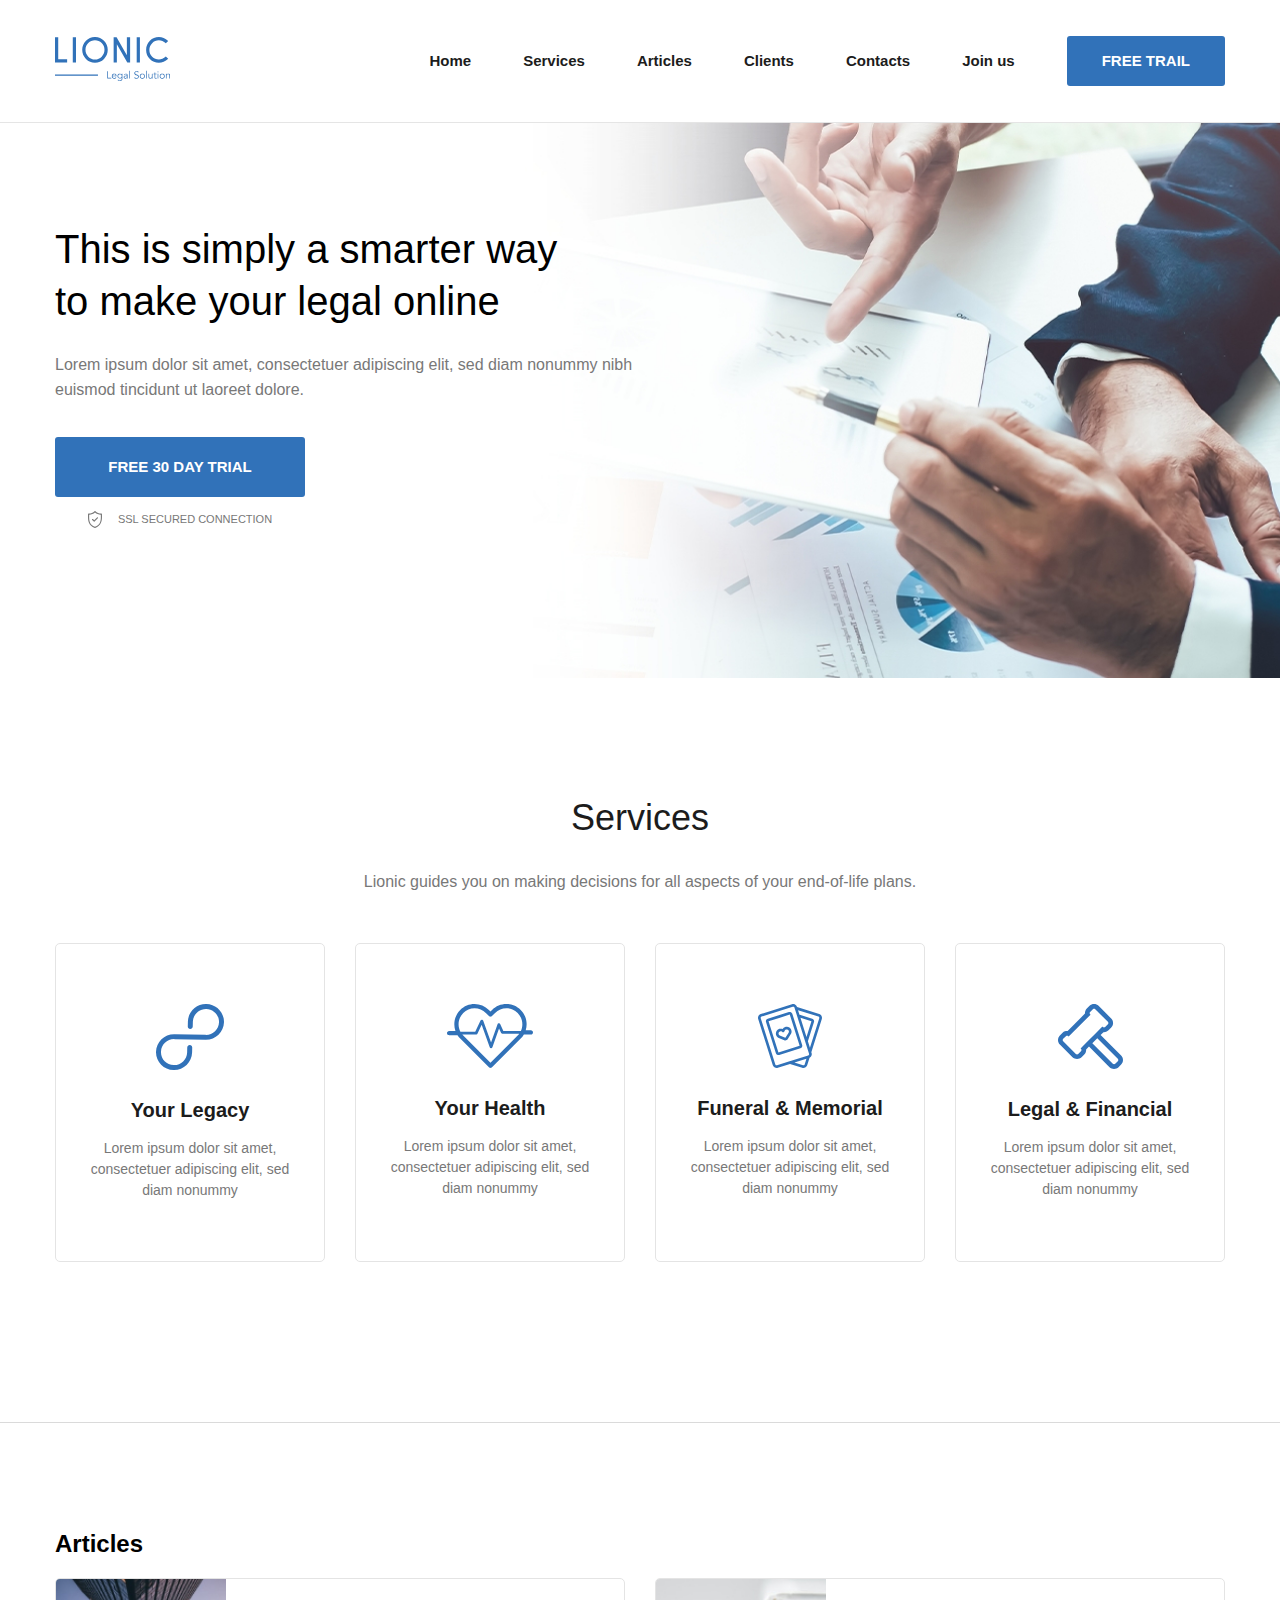
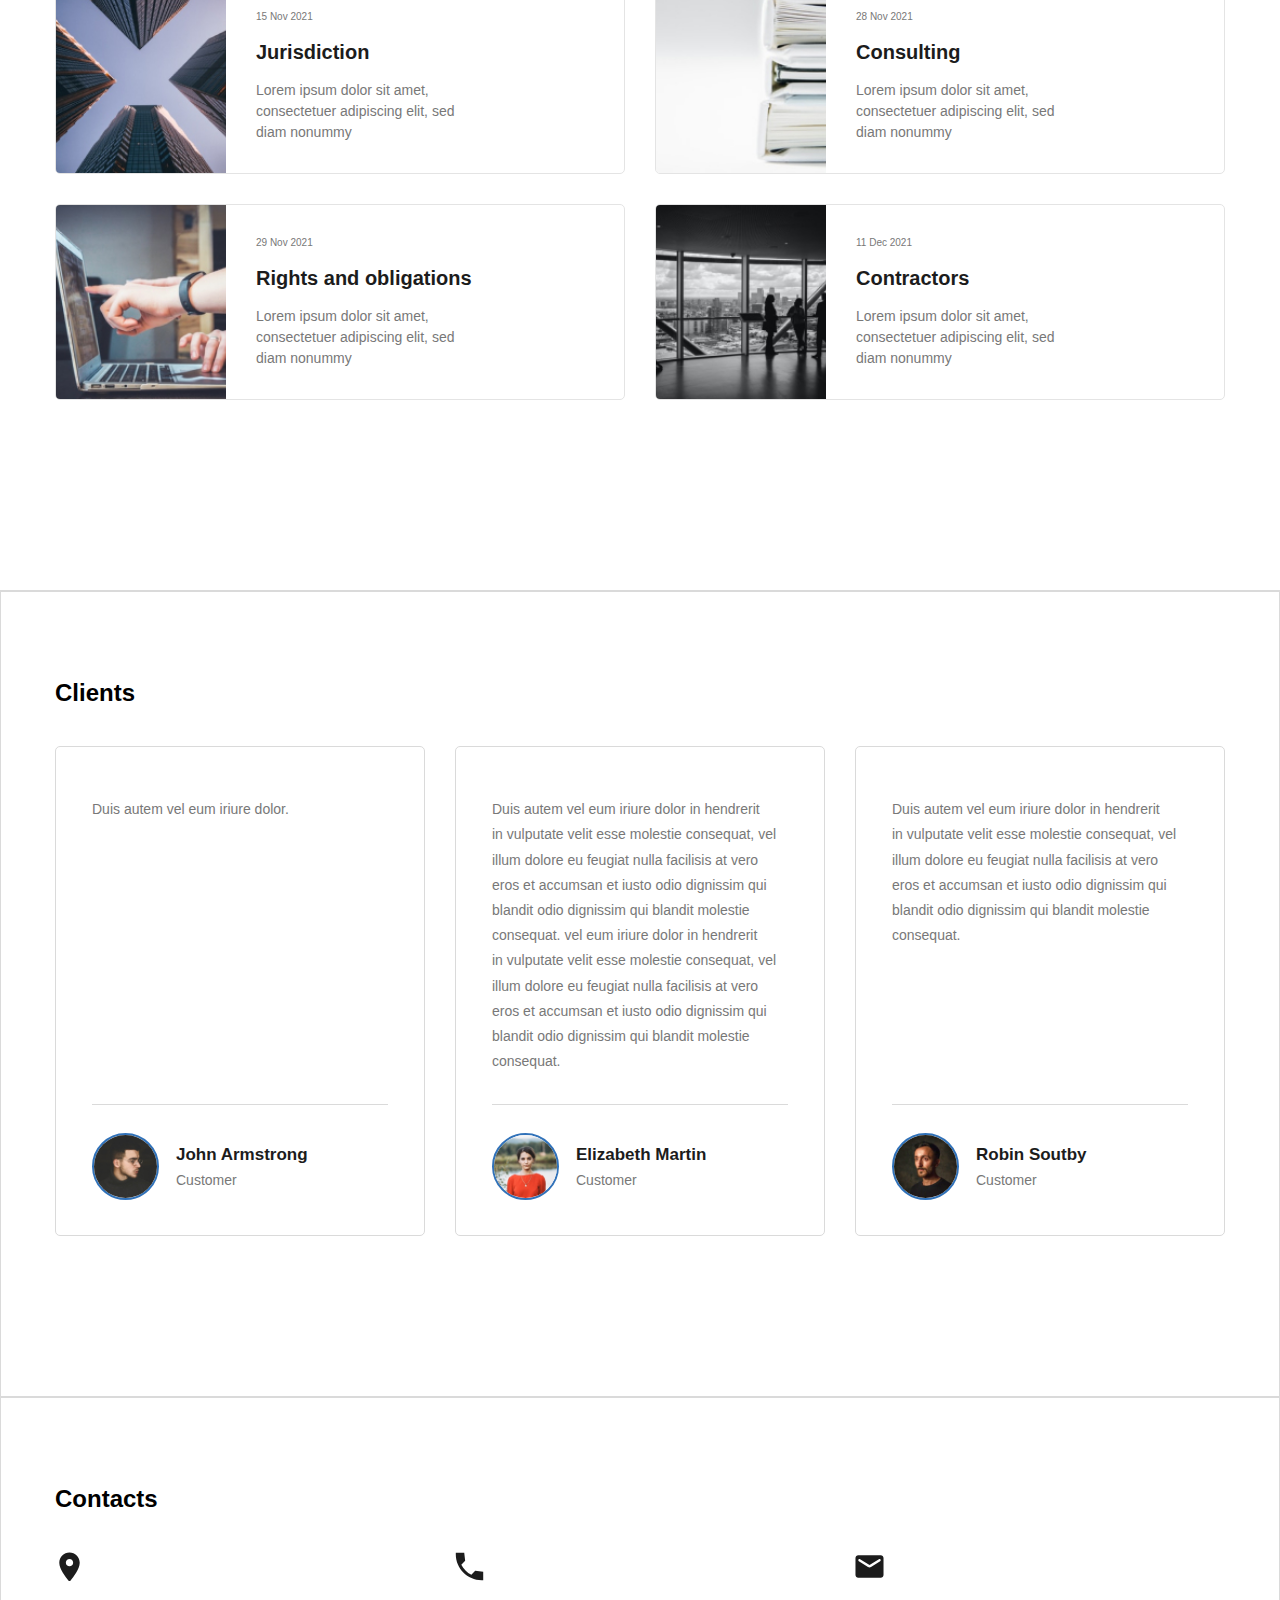
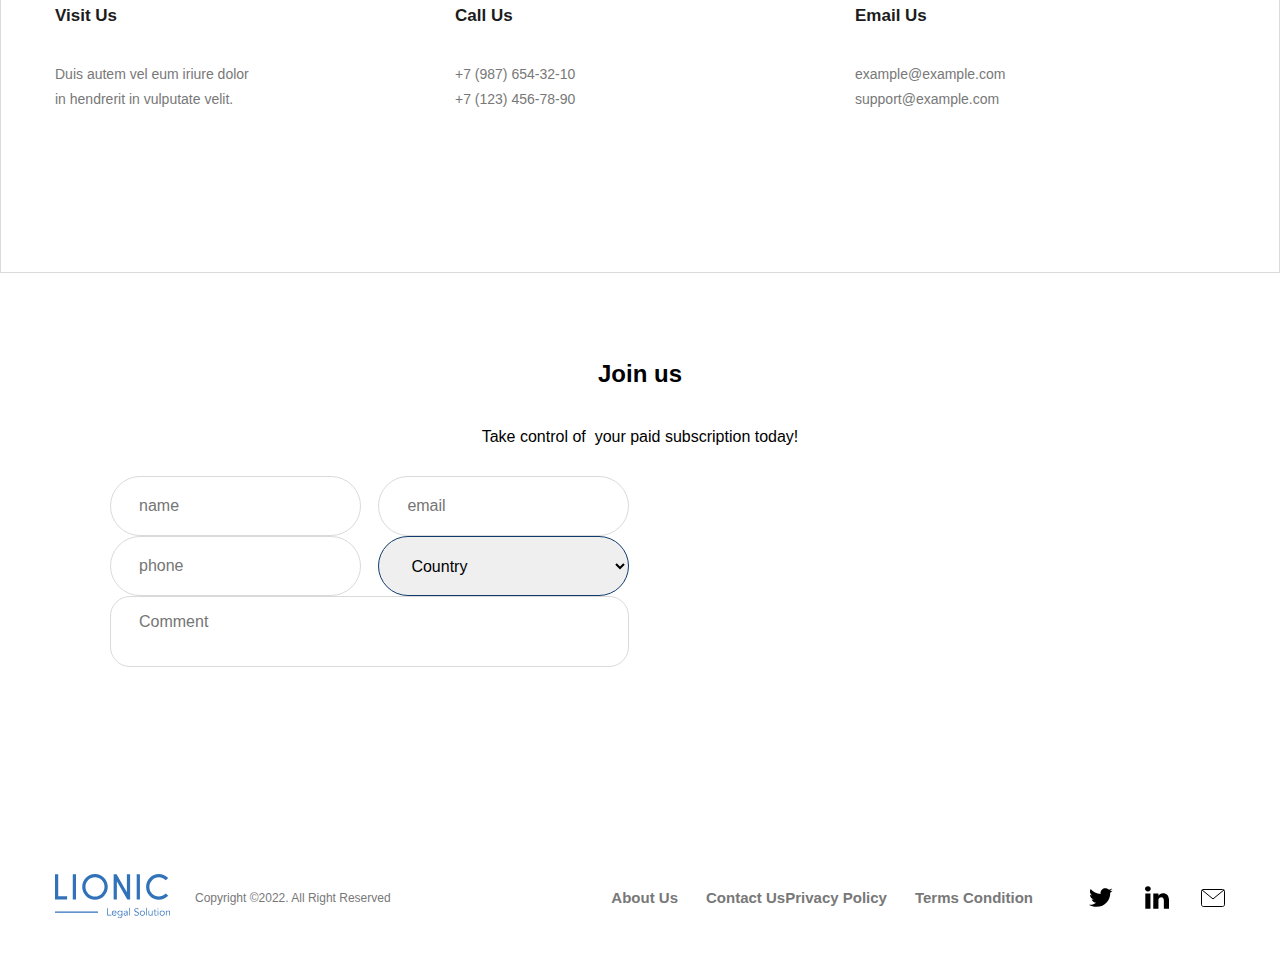
<file: lionic-main/index.html>
<!DOCTYPE html>
<html lang="en">
<head>
    <meta charset="UTF-8">
    <meta name="viewport" content="width=device-width, initial-scale=1.0">
    <link rel="stylesheet" href="css/normalize.css">
    <link rel="stylesheet" href="css/style.css">
    <title>Lionic</title>
</head>
<body>
    <header class="header">
        <div class="container flex header-container">
              <a href="#" class="header-logo">
                  <img src="img/Logo.svg" class="header-logo" alt="logo">          
              </a>
      
      <nav class="header-nav">
          <ul class="list-reset header-list list-reset flex">
              <li class="header-list-item">
                  <a href="#" class="header-link">        
                      Home
                  </a>
              </li>
              <li class="header-list-item">
                  <a href="services.html" class="header-link">             
                      Services
                  </a>
              </li>
              <li class="header-list-item">
                  <a href="articles.html" class="header-link">
                      Articles
                  </a>
              </li>
              <li class="header-list-item">
                  <a href="clients.html" class="header-link">
                      Clients
                  </a>
              </li>
              <li class="header-list-item">
                  <a href="contacts.html" class="header-link">
                      Contacts
                  </a>
              </li>
              <li class="header-list-item">
                  <a href="join-us.html" class="header-link">
                      Join us
                  </a>
              </li>
          </ul>
      </nav>
      
      <button class="btn-reset header-btn btn">free trail</button>
          </div> 
      </header> 

<main class="main">
<section id="hero" class="hero">       
    <div class="container">
        <div class="hero-content flex">
            <h1 class="hero-title">
                This is&nbsp;simply a&nbsp;smarter way to&nbsp;make your legal online
            </h1>
            <p class="hero-descr">
                Lorem ipsum dolor sit amet, consectetuer adipiscing elit, sed diam nonummy nibh euismod tincidunt ut&nbsp;laoreet dolore.
            </p>
        <div class="hero-wrapper">
            <button class="btn-reset btn hero-btn">
               FREE 30&nbsp;DAY TRIAL
            </button>
            <span class="hero-secure">
                SSL secured connection
            </span>
        </div>
        </div>
    </div> 
</section> 

<section id="services" class="services section-offset">
    <div class="container">
        <h2 class="section title services-title">
            Services
        </h2>
        <p class="section-descr services-descr">
            Lionic guides you on&nbsp;making decisions for all aspects of&nbsp;your end-of-life plans.
        </p>
        <ul class="services-items list-reset flex">
            <li class="services-item flex">
                <img class="services-item-icon" src="img/serv1.svg" alt="icon">
                <h3 class="services-item-title">
                    Your Legacy
                </h3>
                <p class="services-item-descr">
                    Lorem ipsum dolor sit amet, consectetuer adipiscing elit, sed diam nonummy
                </p>
            </li>
            <li class="services-item flex">
                <img class="services-item-icon" src="img/serv2.svg" alt="icon">
                <h3 class="services-item-title">
                    Your Health
                </h3>
                <p class="services-item-descr">
                    Lorem ipsum dolor sit amet, consectetuer adipiscing elit, sed diam nonummy
                </p>
            </li>
            <li class="services-item flex">
                <img class="services-item-icon" src="img/serv3.svg" alt="icon">
                <h3 class="services-item-title">
                    Funeral &amp;&nbsp;Memorial
                </h3>
                <p class="services-item-descr">
                    Lorem ipsum dolor sit amet, consectetuer adipiscing elit, sed diam nonummy  
                </p>
            </li>
            <li class="services-item flex">
                <img class="services-item-icon" src="img/serv4.svg" alt="icon">
                <h3 class="services-item-title">
                    Legal &amp;&nbsp;Financial
                </h3>
                <p class="services-item-descr">
                    Lorem ipsum dolor sit amet, consectetuer adipiscing elit, sed diam nonummy
                </p>
            </li>
        </ul>
    </div>
</section>

<section id="articles" class="articles section-offset">
    <div class="container">
        <h2 class="section-title-articles-title">
            Articles
        </h2>
        <ul class="articles-list list-reset flex">
            <li class="articles-item">
                <article class="blog-preview flex">
                    <img src="img/blog-1.jpg" alt="blog photo 1" class="blog-preview-image">
                    <div class="blog-preview-text">
                        <time class="blog-preview-time" datetime="2022-03-10 14:54">
                            15&nbsp;Nov 2021
                        </time>
                        <h3 class="blog-preview-title">
                            Jurisdiction
                        </h3>
                        <p class="blog-preview-descr">
                            Lorem ipsum dolor sit amet, consectetuer adipiscing elit, sed diam nonummy
                        </p>
                    </div>
                </article>
            </li>
            <li class="articles-item">
                <article class="blog-preview flex">
                    <img src="img/blog-2.jpg" alt="blog photo 2" class="blog-preview-image">
                    <div class="blog-preview-text">
                        <time class="blog-preview-time" datetime="2022-03-10 14:54">
                            28&nbsp;Nov 2021
                        </time>
                        <h3 class="blog-preview-title">
                            Consulting
                        </h3>
                        <p class="blog-preview-descr">
                            Lorem ipsum dolor sit amet, consectetuer adipiscing elit, sed diam nonummy
                        </p>
                    </div>
                </article>
            </li>
            <li class="articles-item">
                <article class="blog-preview flex">
                    <img src="img/blog-3.jpg" alt="blog photo 3" class="blog-preview-image">
                    <div class="blog-preview-text">
                        <time class="blog-preview-time" datetime="2022-03-10 14:54">
                            29&nbsp;Nov 2021
                        </time>
                        <h3 class="blog-preview-title">
                            Rights and obligations
                        </h3>
                        <p class="blog-preview-descr">
                            Lorem ipsum dolor sit amet, consectetuer adipiscing elit, sed diam nonummy
                        </p>
                    </div>
                </article>
            </li>
            <li class="articles-item">
                <article class="blog-preview flex">
                    <img src="img/blog-4.jpg" alt="blog photo 4" class="blog-preview-image">
                    <div class="blog-preview-text">
                        <time class="blog-preview-time" datetime="2022-03-10 14:54">
                            11&nbsp;Dec 2021
                        </time>
                        <h3 class="blog-preview-title">
                            Contractors
                        </h3>
                        <p class="blog-preview-descr">
                            Lorem ipsum dolor sit amet, consectetuer adipiscing elit, sed diam nonummy
                        </p>
                    </div>
                </article>
            </li>
        </ul>
    </div>
</section>

<section id="clients" class="clients section-offset">
    <div class="container">
        <h2 class="section-title clients-title">
            Clients
        </h2>
        <ul class="clients-list list-reset flex">
            <li class="clients-item flex">
                <p class="clients-item-descr">
                    Duis autem vel eum iriure dolor.
                </p>
                <div class="clients-user flex">
                    <div class="clients-avatar">
                    <img src="img/client-1.jpg" alt="John Armstrong">
                    </div>
                <div class="clients-text">
                    <div class="clients-name">
                        John Armstrong
                    </div>
                    <span class="clients-post">
                        Customer
                    </span>
                </div>
                </div>
            </li>
            <li class="clients-item flex">
                <p class="clients-item-descr">
                    Duis autem vel eum iriure dolor in&nbsp;hendrerit in&nbsp;vulputate velit esse molestie consequat, vel illum dolore eu&nbsp;feugiat nulla facilisis at&nbsp;vero eros et&nbsp;accumsan et&nbsp;iusto odio dignissim qui blandit odio dignissim qui blandit molestie consequat. vel eum iriure dolor in&nbsp;hendrerit in&nbsp;vulputate velit esse molestie consequat, vel illum dolore eu&nbsp;feugiat nulla facilisis at&nbsp;vero eros et&nbsp;accumsan et&nbsp;iusto odio dignissim qui blandit odio dignissim qui blandit molestie consequat.
                </p>
                <div class="clients-user flex">
                    <div class="clients-avatar">
                    <img src="img/client-2.jpg" alt="Elizabeth Martin">
                    </div>
                <div class="clients-text">
                    <div class="clients-name">
                        Elizabeth Martin
                    </div>
                    <span class="clients-post">
                        Customer
                    </span>
                </div>
                </div>
            </li>
            <li class="clients-item flex">
                <p class="clients-item-descr">
                    Duis autem vel eum iriure dolor in&nbsp;hendrerit in&nbsp;vulputate velit esse molestie consequat, vel illum dolore eu&nbsp;feugiat nulla facilisis at&nbsp;vero eros et&nbsp;accumsan et&nbsp;iusto odio dignissim qui blandit odio dignissim qui blandit molestie consequat.
                </p>
                <div class="clients-user flex">
                    <div class="clients-avatar">
                    <img src="img/client-3.jpg" alt="Robin Soutby">
                    </div>
                <div class="clients-text">
                    <div class="clients-name">
                        Robin Soutby
                    </div>
                    <span class="clients-post">
                        Customer
                    </span>
                </div>
                </div>
            </li>
        </ul>
    </div>
</section>

<section id="contacts" class="contacts section-offset">
    <div class="container">
        <h2 class="section-title contacts-title">
            Contacts
        </h2>
        <address class="contacts-address">
            <ul class="contacts-list list-reset flex">
                <li class="contacts-item flex contacts-item-address">
                    <strong class="contacts-item-caption">
                        Visit Us
                    </strong>
                    <p class="contacts-item-text">
                        Duis autem vel eum iriure dolor in&nbsp;hendrerit in&nbsp;vulputate velit.
                    </p>
                </li>
                <li class="contacts-item flex contacts-item-call">
                    <strong class="contacts-item-caption">
                        Call&nbsp;Us
                    </strong>
                    <a href="tel:+79876543210" class="contacts-item-link">
                        +7 (987) 654-32-10
                    </a>
                    <a href="tel:+71234567890" class="contacts-item-link">
                        +7 (123) 456-78-90
                    </a>
                </li>
                <li class="contacts-item flex contacts-item-mail">
                    <strong class="contacts-item-caption">
                        Email&nbsp;Us
                    </strong>
                    <a href="mailto:example@example.com" class="contacts-item-link">
                        example@example.com
                    </a>
                    <a href="mailto:support@example.com" class="contacts-item-link">
                        support@example.com
                    </a>
                </li>
            </ul>
        </address>
    </div>
</section>

<section id="join-us" class="join-us section-offset">
    <div class="container">
        <h2 class="section-title join-us-title"> Join&nbsp;us</h2>
        <p class="section-descr join-us-descr">Take control of&nbsp; your paid subscription today!</p>
        <form action="https:jsonplaceholder.typicode.com/posts" method="POST" class="form">
        <!-- FORM -->
        <div class="form-top">
            <div class="form-left">
                <input type="text" class="form-input" placeholder="name" name="name" required>
                <input type="email" class="form-input" placeholder="email" name="e-mail" required>
                <input type="tel" class="form-input" placeholder="phone" name="phone" required>
                <select name="country" class="form-select" >
                    <option value="Country" disabled selected>Country</option>
                    <option value="United Kingdom" >United Kingdom</option>
                    <option value="United States" >United States</option>
                    <option value="France" >France</option>
                    <option value="Germany" >Germany</option>
                    <option value="Spain" >Spain</option>
                </select>
            </div>
            <div class="form-right">
                <textarea  class="form-textarea"  name="comment" placeholder="Comment"></textarea>
            </div>


        </div>
        

        </form>
    </div>
</section> 
</main>

<footer class="footer">
    <div class="container flex footer-container">
        <div class="footer-left flex">
            <a href="#" class="footer-logo">
               <img src="img/Logo.svg" alt="logo"> 
            </a>
            <small class="footer-copy">
                Copyright &copy;2022. All Right Reserved
            </small>
        </div>
        <div class="footer-right flex">
            <nav class="footer-nav">
                <ul class="footer-list list-reset flex">
                    <li class="footer-item">
                        <a href="#" target="_blank" class="footer-link">About&nbsp;Us</a>
                    </li>
                    <li class="">
                        <a href="#" target="_blank" class="footer-link">Contact&nbsp;Us</a>
                    </li>
                    <li class="footer-item">
                        <a href="#" target="_blank" class="footer-link">Privacy Policy</a>
                    </li>
                    <li class="footer-item">
                        <a href="#" target="_blank" class="footer-link">Terms Condition</a>
                    </li>
                </ul>
            </nav>
            <ul class="social list-reset flex">
                <li class="social-item">
                    <a href="#" class="social-link social-link-tw"></a>
                </li>
                <li class="social-item">
                    <a href="#" class="social-link social-link-linkedin"></a>
                </li>
                <li class="social-item">
                    <a href="#" class="social-link social-link-mail"></a>
                </li>
            </ul>
        </div>
    </div>
</footer>
</body>
</html>
</file>
<file: lionic-main/css/style.css>
html {
    box-sizing: border-box;
}

*,
*::before,
*::after {
  box-sizing: inherit;  
}

a {
    color: inherit;
    text-decoration: none;
}

img {
    max-width: 100%;
}

body {
    min-width: 1200px;
    font-family: 'font', sans-serif;
}

.list-reset {
    margin: 0;
    padding: 0;
    list-style: none;
}

.btn-reset {
    padding: 0;
    border: none;
    background-color: transparent;
    cursor: pointer;
}

.flex {
    display: flex;
}

.container {
    width: 1200px;
    padding: 0 15px;
    margin: 0 auto;
}

.section-title {
    margin: 0;
    margin-bottom: 40px;
}

.section-descr {
    margin: 0;
    margin-bottom: 50px;
}

.section-offset {
    padding-top: 87px;
    padding-bottom: 160px;
}

/*header*/
.header {
    padding: 36px 0;
    border-bottom: 1px solid #E5E5E5;
    background-color: #fff;
}
.header-link {
    font-weight: 600;
    font-size: 15px;
    color: #1C1C1C;
}

.header-container {
    align-items: center;
}

.header-logo {
    margin-right: auto;
}

.header-nav {
    margin-right: 52px;
}

.header-list-item:not(:last-child) {
    margin-right: 52px;
}

.btn {
    padding: 15px 35px;
    background: #3172B9;
    border-radius: 3px;
    font-weight: 600;
    font-size: 15px;
    line-height: 20px;
    color: #FFFFFF;
    text-transform: uppercase;
}

/*hero*/
.hero {
    padding-top: 100px;
    padding-bottom: 150px;
    background-image: url(../img/hero.jpg);
    background-repeat: no-repeat;
    background-size: cover;
    background-position: center;
}

.hero-content {
    max-width: 50%;
    flex-direction: column;
    align-items: flex-start;
}

.hero-title {
    margin: 0;
    margin-bottom: 26px;
    font-weight: 300;
    font-size: 40px;
    line-height: 130%;
}

.hero-descr {
    margin: 0;
    margin-bottom: 34px;
    font-size: 16px;
    line-height: 155%;
    color: #787878;
}

.hero-wrapper {
    display: flex;
    flex-direction: column;
    align-items: center;
}

.hero-btn {
    margin-bottom: 14px;
    min-width: 250px;
    padding-top: 20px;
    padding-bottom: 20px;
    margin-bottom: 14px;
}

.hero-secure {
    font-size: 11px;
    line-height: 155%;
    text-transform: uppercase;
    color: #787878;
    background-image: url(../img/secure.svg);
    background-position: left-center;
    background-size: 14px 17px;
    background-repeat: no-repeat;
    padding-left: 30px;
}

/*services*/
.services {
    border-bottom: 1px solid #DADADA;
}

.services-title {
    text-align: center;
    font-weight: 300;
    font-size: 36px;
    line-height: 130%;
    color: #1C1C1C;
}

.services-descr {
    text-align: center;
    font-size: 16px;
    line-height: 22px;
    color: #787878;
}

.services-item {
    flex-direction: column;
    align-items: center;
    padding: 60px 30px;
    width: 270px;
    border: 1px solid #E4E4E4;
    border-radius: 5px;
}

.services-item:not(:nth-child(4n)) {
    margin-right: 30px;
}

.services-item-icon {
    margin-bottom: 27px;
}

.services-item-title {
    margin: 0;
    margin-bottom: 15px;
    font-weight: 600;
    font-size: 20px;
    line-height: 130%;
    color: #1C1C1C;
}

.services-item-descr {
    margin: 0;
    text-align: center;
    font-weight: 400;
    font-size: 14px;
    line-height: 150%;
    color: #787878;
}

/*articles*/
.articles {
    border-bottom: 1px solid #DADADA;
}

.articles-list {
    flex-wrap: wrap;
}

.articles-item {
    width: 570px;
    margin-bottom: 30px;
}

.articles-item:not(:nth-child(2n)) {
    margin-right: 30px;
}

.blog-preview {
    overflow: hidden;
    border: 1px solid #E4E4E4;
    border-radius: 5px;
}

.blog-preview-image {
    object-fit: cover;
}

.blog-preview-text {
    padding: 30px;
}

.blog-preview-time {
    display: block;
    margin-bottom: 15px;
    font-weight: 400;
    font-size: 10px;
    line-height: 150%;
    color: #787878;
}

.blog-preview-title {
    margin: 0;
    margin-bottom: 15px;
    font-size: 20px;
    line-height: 130%;
    color: #1C1C1C;
}

.blog-preview-descr {
    margin: 0;
    font-weight: 400;
    font-size: 14px;
    line-height: 150%;
    color: #787878;
    max-width: 210px;
}

/*clients*/
.clients {
    border: 1px solid #DADADA;
}

.clients-item {
    flex-direction: column;
    width: 370px;
    padding: 50px 36px;
    padding-bottom: 30px;
    border: 1px solid #DADADA;
    border-radius: 5px;
}

.clients-item:not(:nth-child(3n)) {
    margin-right: 30px;
}

.clients-item-descr {
    margin: 0;
    margin-bottom: 30px;
    font-size: 14px;
    line-height: 180%;
    color: #787878;
}

.clients-user {
    margin-top: auto;
    align-items: center;
    border-top: 1px solid #DADADA;
    width: 100%;
    padding-top: 28px;
}

.clients-avatar {
    flex-shrink: 0;
    width: 67px;
    margin-right: 17px;
}

.clients-avatar img {
    width: 100%;
    height: 100%;
    border: 2px solid #3172B9;
    border-radius: 100%;
}

.clients-name {
    margin-bottom: 3px;
    font-weight: 600;
    font-size: 17px;
    /*line-height: 180%;*/
    color: #1C1C1C;
}

.clients-post {
    font-size: 14px;
    line-height: 180%;
    color: #787878;
}

/*contacts*/
.contacts {
    border: 1px solid #DADADA; 
}

.contacts-address {
    font-style: normal;
}

.contacts-item {
    flex-direction: column;
    width: 370px;
    background-position: left-top;
    background-size: 29px 29px;
    background-repeat: no-repeat;
    padding-top: 49px;
}

.contacts-item-address {
    background-image: url(../img/location-1.svg);
}

.contacts-item-call {
    background-image: url(../img/location-2.svg);
}

.contacts-item-mail {
    background-image: url(../img/location-3.svg);
}

.contacts-item:not(:nth-child(3n)) {
    margin-right: 30px;
}

.contacts-item-caption {
    margin-bottom: 30px;
    font-weight: 600;
    font-size: 17px;
    line-height: 180%;
    color: #1C1C1C;
}

.contacts-item-text {
    margin: 0;
    font-size: 14px;
    line-height: 180%;
    color: #787878;
    max-width: 215px;
}

.contacts-item-link {
    font-size: 14px;
    line-height: 180%;
    color: #787878;
}

/*footer*/
.footer {
    padding: 42px 0;
}

.footer-copy {
    font-size: 12px;
    line-height: 16px;
    color: #787878;
}

.footer-link {
    font-weight: 600;
    font-size: 15px;
    line-height: 20px;
    color: #787878;
}

.footer-container {
    align-items: center;
    justify-content: space-between;
}

.footer-right,
.footer-left {
    align-items: center;
}

.footer-logo {
    margin-right: 25px;
}

.footer-item:not(:last-child) {
    margin-right: 28px;
}
/* Join us */
.join-us-title{
    text-align: center;
}
.from-top{
    display: flex;
    justify-content: space-between;
}
.form-right{
 width:49%;
}

.form-left{
    width: 49%;
    display: flex;
    flex-wrap: wrap;
    justify-content: space-between;
}
.join-us-descr{
    text-align: center;
    margin-bottom: 30px;
}

.form-input{
    border: 1px solid #DADADA;
    border-radius: 50px;
    box-sizing: border-box;
    padding:16px 28px;
    width: 251px;
    height: 60px;
}

.form-select{
    border: 1px solid #0e3b6c;
    border-radius: 50px;
    box-sizing: border-box;
    padding:16px 28px;
    width: 251px;
    height: 60px;
}

.form-textarea{
    border: 1px solid #DADADA;
    border-radius: 20px;
    box-sizing: border-box;
    resize: none;
    padding:16px 28px;
    width: 100%;
    height: 100%;
 
}

.form{
    padding-left: 55px;
    padding-right: 55px;
}
.social-link-tw {
    background-image: url(../img/tw.svg);
}

.social-link-linkedin {
    background-image: url(../img/linkedin.svg);
}

.social-link-mail {
    background-image: url(../img/mail.svg);
}

.social-link {
    display: block;
    width: 24px;
    height: 24px;
    background-position: center;
    background-repeat: no-repeat;
    background-size: contain;
}

.social-item:not(:last-child) {
    margin-right: 32px;
}

.footer-nav {
    margin-right: 56px;
}
</file>
